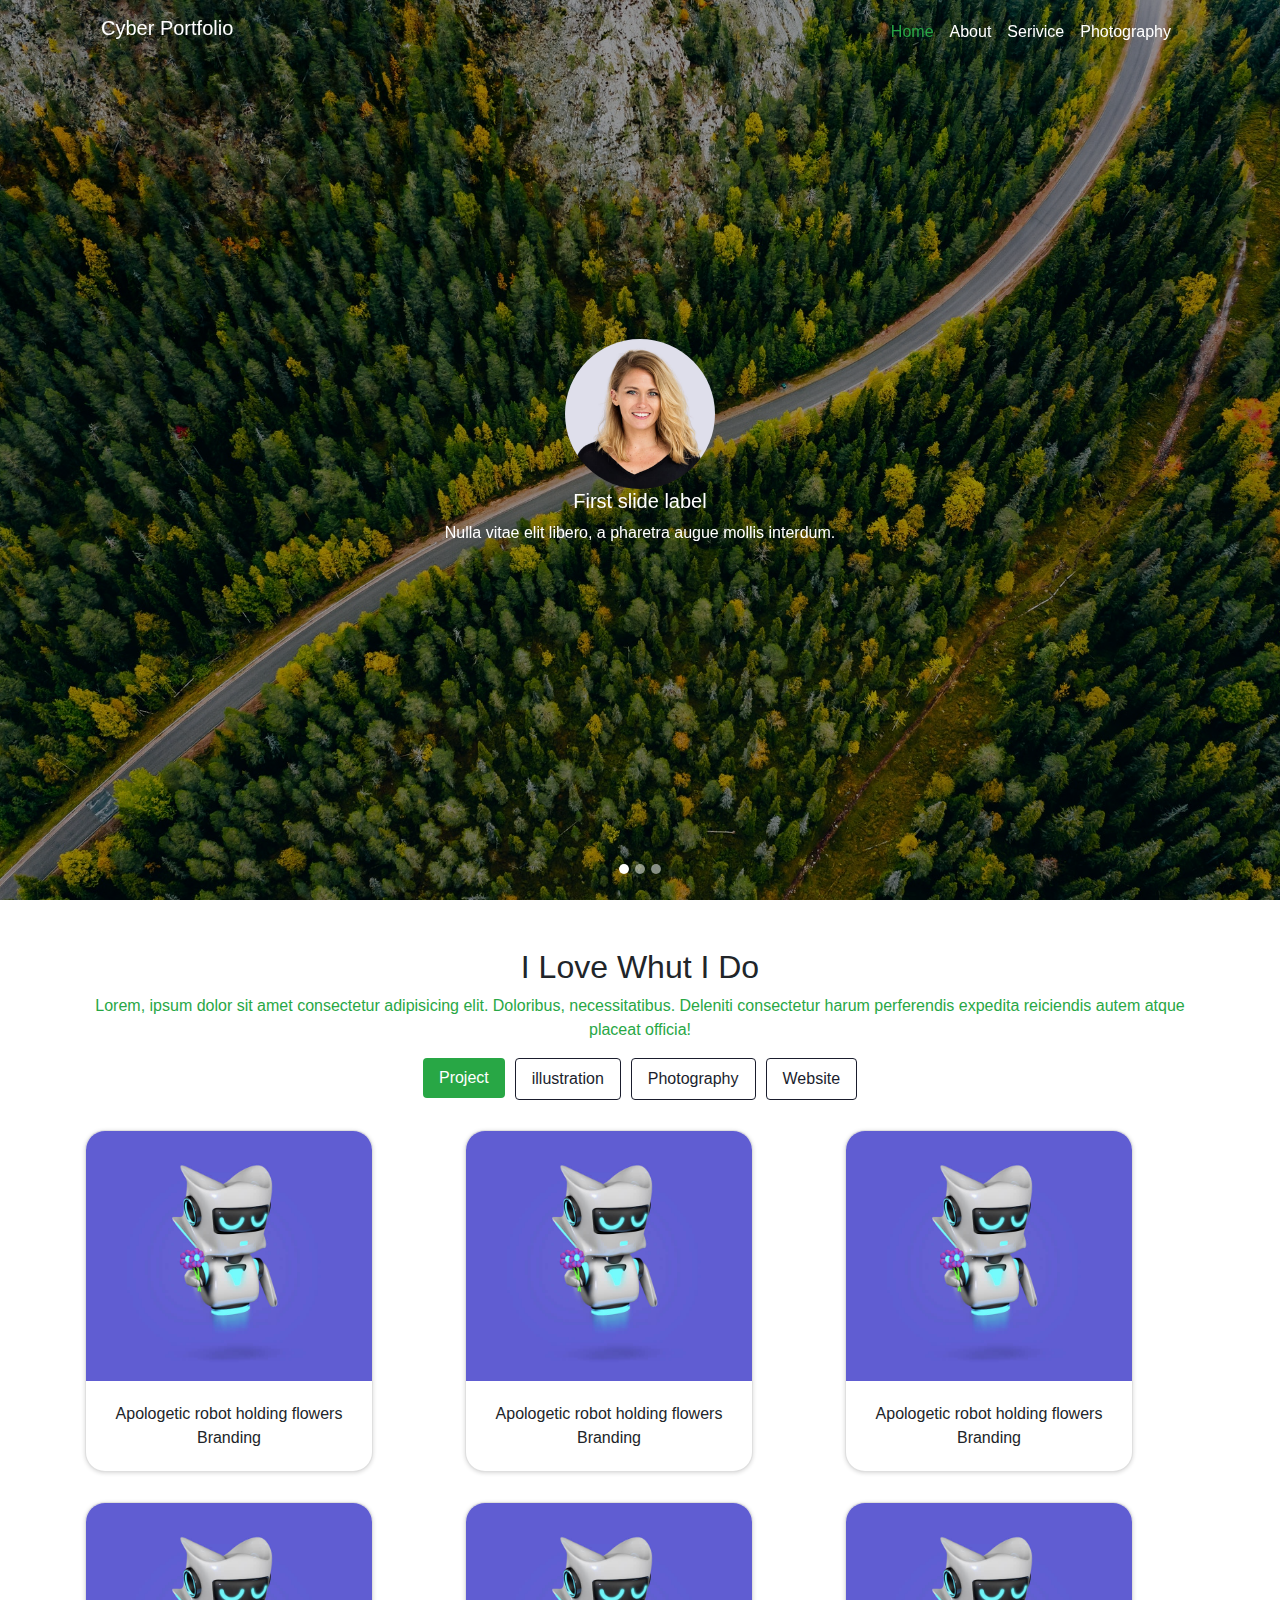
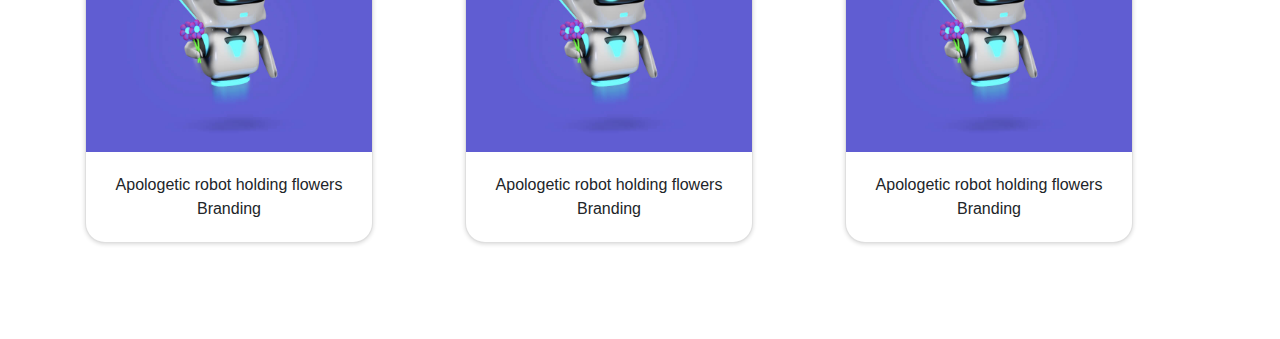
<file: portfolio/index.html>
<!DOCTYPE html>
<html lang="en">
  <head>
    <title>Portfolio</title>
    <!-- Required meta tags -->
    <meta charset="utf-8" />
    <meta
      name="viewport"
      content="width=device-width, initial-scale=1, shrink-to-fit=no"
    />
    <!-- fontawesome -->
    <link 
    rel="stylesheet" 
    href="https://cdnjs.cloudflare.com/ajax/libs/font-awesome/6.1.1/css/all.min.css" integrity="sha512-KfkfwYDsLkIlwQp6LFnl8zNdLGxu9YAA1QvwINks4PhcElQSvqcyVLLD9aMhXd13uQjoXtEKNosOWaZqXgel0g==" crossorigin="anonymous" referrerpolicy="no-referrer" />
    <!-- Bootstrap CSS -->
    <link
      rel="stylesheet"
      href="https://stackpath.bootstrapcdn.com/bootstrap/4.3.1/css/bootstrap.min.css"
      integrity="sha384-ggOyR0iXCbMQv3Xipma34MD+dH/1fQ784/j6cY/iJTQUOhcWr7x9JvoRxT2MZw1T"
      crossorigin="anonymous"
    />
    <!-- animate css -->
    <link
    rel="stylesheet"
    href="https://cdnjs.cloudflare.com/ajax/libs/animate.css/4.1.1/animate.min.css"
  />
    <!-- ext-css -->
    <link rel="stylesheet" href="./index.css">
  </head>
  <body>
    <header>
    <div class="container">
      <nav class="navbar navbar-expand-lg">
        <a class="h4 navbar-brand text-white animate__animated" href="#"><i class="fa fa-dice-d20"></i>Cyber Portfolio</a>
        <button
          class="navbar-toggler"
          type="button"
          data-toggle="collapse"
          data-target="#navbarSupportedContent"
          aria-controls="navbarSupportedContent"
          aria-expanded="false"
          aria-label="Toggle navigation"
        >
          <span class="navbar-toggler-icon"></span>
      </button>
        <div class="collapse navbar-collapse" id="navbarSupportedContent">
          <ul class="navbar-nav ml-auto">
            <li class="nav-item active home">
              <a class="nav-link text-white" href="#"
                >Home</a>
            </li>
            <li class="nav-item active">
                <a class="nav-link text-white" href="#"
                  >About</a>
              </li>
              <li class="nav-item active">
                <a class="nav-link text-white" href="#"
                  >Serivice</a>
              </li>
              <li class="nav-item active">
                <a class="nav-link text-white" href="#"
                  >Photography</a>
              </li>
        </div>
      </nav>
    </div>
    </header>
    <div id="carousel">
    <div class="bd-example">
        <div id="carouselExampleCaptions" class="carousel">
          <ol class="carousel-indicators">
            <li data-target="#carouselExampleCaptions" data-slide-to="0" class="active"></li>
            <li data-target="#carouselExampleCaptions" data-slide-to="1"></li>
            <li data-target="#carouselExampleCaptions" data-slide-to="2"></li>
          </ol>
          <div class="carousel-inner">
            <div class="carousel-item active">
              <img  src="./image/finland.jpg" class="d-block w-100" alt="...">
              <div class="carousel-caption d-none d-md-block">
                  <img class="animate__animated animate__fadeInUp caption__avatar" src="./image/01-3.jpg">
                <h5 class="animate__animated animate__fadeInUp animate__delay-1s">First slide label</h5>
                <p class="animate__animated animate__fadeInUp animate__delay-2s" >Nulla vitae elit libero, a pharetra augue mollis interdum.</p>
              </div>
            </div>
            <div class="carousel-item">
              <img src="./image/mountains.jpg" class="d-block w-100" alt="...">
              <div class="carousel-caption d-none d-md-block">
                <img class="caption__avatar" src="./image/02-3.jpg">
                <h5>Second slide label</h5>
                <p>Lorem ipsum dolor sit amet, consectetur adipiscing elit.</p>
              </div>
            </div>
            <div class="carousel-item">
              <img src="./image/mountains-1.jpg" class="d-block w-100" alt="...">
              <div class="carousel-caption d-none d-md-block">
                <img class="caption__avatar" src="./image/03-3.jpg">
                <h5>Third slide label</h5>
                <p>Praesent commodo cursus magna, vel scelerisque nisl consectetur.</p>
              </div>
            </div>
          </div>
        </div>
    </div>
    </div>
    <div id="project">
        <div class="container py-5 mb-5">
        <div class="project__title text-center">
            <h2>I Love Whut I Do</h2>
            <p class="text-success">Lorem, ipsum dolor sit amet consectetur adipisicing elit. Doloribus, necessitatibus. Deleniti consectetur harum perferendis expedita reiciendis autem atque placeat officia!</p>
            <ul class="nav nav-pills mb-3" id="pills-tab" role="tablist">
                <li class="nav-item ">
                  <a 
                  class="nav-link active" 
                  id="pills-project-tab" 
                  data-toggle="pill" 
                  href="#pills-project" role="tab" 
                  aria-controls="pills-project" 
                  aria-selected="true">
                  Project</a>
                </li>
                <li class="nav-item">
                  <a class="nav-link" 
                  id="pills-illustration-tab" 
                  data-toggle="pill" 
                  href="#pills-illustration" r
                  ole="tab" 
                  aria-controls="pills-illustration" 
                  aria-selected="false">
                  illustration</a>
                </li>
                <li class="nav-item">
                  <a 
                  class="nav-link" 
                  id="pills-Photography-tab" 
                  data-toggle="pill" 
                  href="#pills-Photography" 
                  role="tab" 
                  aria-controls="pills-Photography" 
                  aria-selected="false">
                  Photography</a>
                </li>
                <li class="nav-item">
                    <a 
                    class="nav-link" 
                    id="pills-Website-tab" 
                    data-toggle="pill" 
                    href="#pills-Website" 
                    role="tab" 
                    aria-controls="pills-Website" 
                    aria-selected="false">
                    Website</a>
                  </li>
              </ul>
              <div class="tab-content" id="pills-tabContent">
                <div 
                class="tab-pane fade show active" 
                id="pills-project" 
                role="tabpanel" 
                aria-labelledby="pills-project-tab">
                <div class="project__list">
                        <div class="project__item card animate__animated animate__zoomIn" style="width: 18rem;">
                            <img src="./image/g1.jpg" class="card-img-top" alt="...">
                            <div class="card-body">
                              <p class="card-text">Apologetic robot holding flowers<br>
                                <span>Branding</span></p>
                            </div>
                        </div>
                        <div class="project__item card animate__animated animate__zoomIn" style="width: 18rem;">
                            <img src="./image/g1.jpg" class="card-img-top" alt="...">
                            <div class="card-body">
                              <p class="card-text">Apologetic robot holding flowers<br>
                                <span>Branding</span></p>
                            </div>
                        </div>
                        <div class="project__item card animate__animated animate__zoomIn" style="width: 18rem;">
                            <img src="./image/g1.jpg" class="card-img-top" alt="...">
                            <div class="card-body">
                              <p class="card-text">Apologetic robot holding flowers<br>
                                <span>Branding</span></p>
                            </div>
                        </div>
                        <div class="project__item card animate__animated animate__zoomIn" style="width: 18rem;">
                            <img src="./image/g1.jpg" class="card-img-top" alt="...">
                            <div class="card-body">
                              <p class="card-text">Apologetic robot holding flowers<br>
                                <span>Branding</span></p>
                            </div>
                        </div>
                        <div class="project__item card animate__animated animate__zoomIn" style="width: 18rem;">
                            <img src="./image/g1.jpg" class="card-img-top" alt="...">
                            <div class="card-body">
                              <p class="card-text">Apologetic robot holding flowers<br>
                                <span>Branding</span></p>
                            </div>
                        </div>
                        <div class="project__item card animate__animated animate__zoomIn" style="width: 18rem;">
                            <img src="./image/g1.jpg" class="card-img-top" alt="...">
                            <div class="card-body">
                              <p class="card-text">Apologetic robot holding flowers<br>
                                <span>Branding</span></p>
                            </div>
                        </div>
                </div>
                </div>
                <div 
                class="tab-pane fade" 
                id="pills-illustration" 
                role="tabpanel" 
                aria-labelledby="pills-illustration-tab">
                <div class="project__item card animate__animated animate__zoomIn" style="width: 18rem;">
                  <img src="./image/g1.jpg" class="card-img-top" alt="...">
                  <div class="card-body">
                    <p class="card-text">Apologetic robot holding flowers<br>
                      <span>Branding</span></p>
                  </div>
              </div>
            </div>
                <div 
                class="tab-pane fade" 
                id="pills-Photography" 
                role="tabpanel" 
                aria-labelledby="pills-Photography-tab">
                3</div>
                <div 
                class="tab-pane fade" 
                id="pills-Website" 
                role="tabpanel" 
                aria-labelledby="pills-Website-tab">
                4</div>
              </div>
        </div>
    </div>
    </div>
    <!-- Optional JavaScript -->
    <!-- jQuery first, then Popper.js, then Bootstrap JS -->
    <script
      src="https://code.jquery.com/jquery-3.3.1.slim.min.js"
      integrity="sha384-q8i/X+965DzO0rT7abK41JStQIAqVgRVzpbzo5smXKp4YfRvH+8abtTE1Pi6jizo"
      crossorigin="anonymous"
    ></script>
    <script
      src="https://cdnjs.cloudflare.com/ajax/libs/popper.js/1.14.7/umd/popper.min.js"
      integrity="sha384-UO2eT0CpHqdSJQ6hJty5KVphtPhzWj9WO1clHTMGa3JDZwrnQq4sF86dIHNDz0W1"
      crossorigin="anonymous"
    ></script>
    <script
      src="https://stackpath.bootstrapcdn.com/bootstrap/4.3.1/js/bootstrap.min.js"
      integrity="sha384-JjSmVgyd0p3pXB1rRibZUAYoIIy6OrQ6VrjIEaFf/nJGzIxFDsf4x0xIM+B07jRM"
      crossorigin="anonymous"
    ></script>
  </body>
</html>
</file>
<file: portfolio/index.css>
/* start-header */
header {
  position: absolute;
  top: 0;
  left: 0;
  width: 100%;
  height: 100%;
  z-index: 2;
}
.nav-item.active.home a {
  color: #28a745 !important;
}
/* start-carousel */
#carousel .carousel-item img {
  height: 100vh;
  object-fit: cover;
}
#carousel .caption__avatar {
  width: 150px;
  height: 150px !important;
  border-radius: 50%;
}
.carousel-caption {
  bottom: 50%;
  transform: translateY(50%);
}
.carousel-item::before {
  content: "";
  position: absolute;
  width: 100%;
  height: 100%;
  top: 0;
  left: 0;
  background-color: rgba(0, 0, 0, 0.4);
}
.carousel-indicators li {
  width: 10px !important;
  height: 10px !important;
  border-radius: 50%;
}
/* start-project */
#project .nav {
  justify-content: center;
}
.nav-pills .nav-link.active,
.nav-pills .show > .nav-link {
  background-color: #28a745;
  border: none;
}
.nav-pills .nav-link {
  color: #1a1d2d;
  border: 1px solid #1a1d2d;
  margin: 0 5px;
}
.project__list {
  margin-top: 30px;
  display: grid;
  grid-template-columns: repeat(3, 1fr);
  gap: 30px;
}
.project__item {
  border-radius: 20px;
  overflow: hidden;
  box-shadow: rgba(0, 0, 0, 0.16) 0px 1px 4px;
  transition: all 0.5s;
  cursor: pointer;
}
.card-body{
  border: 1px solid transparent;
}
.project__item:hover .card-body{
  border: 1px solid rgb(71, 211, 71);
  border-radius: 20px;
  border-top: none;
  border-top-left-radius: 0;
  border-top-right-radius: 0;

}
</file>
